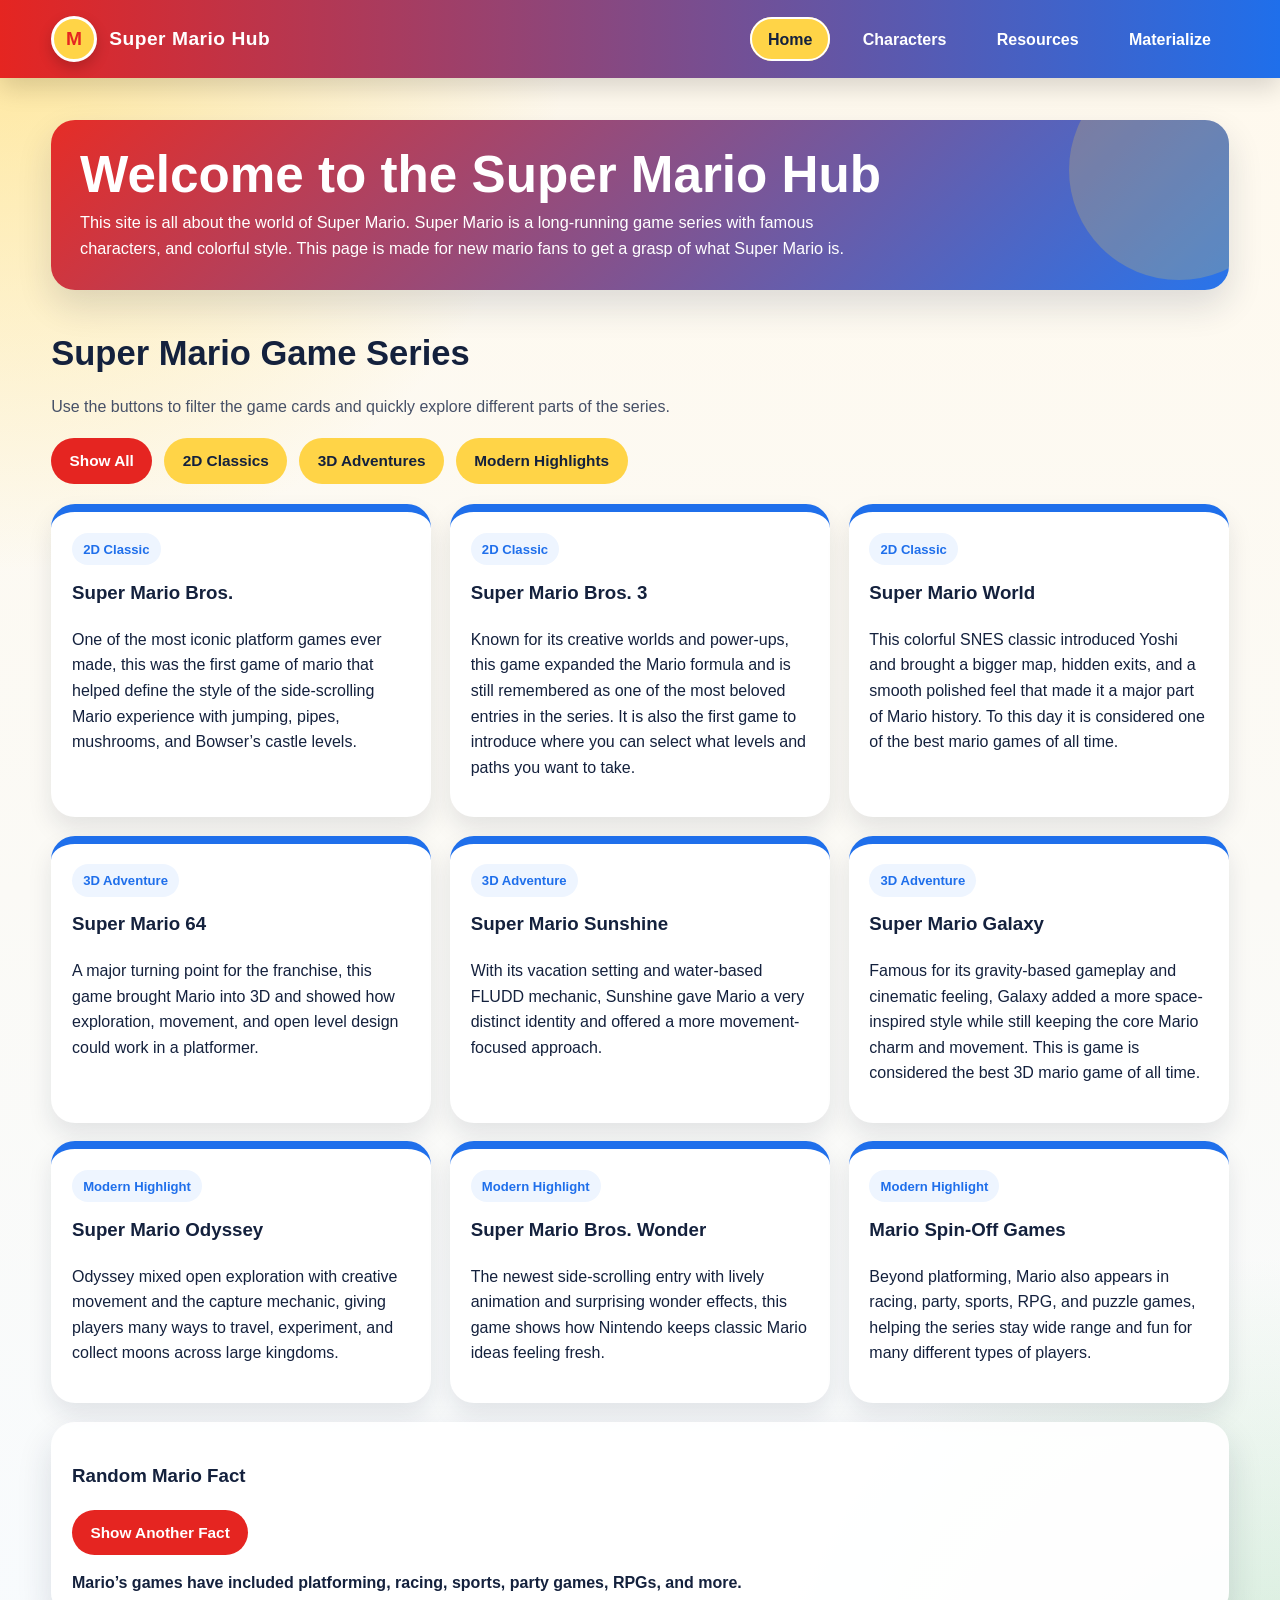
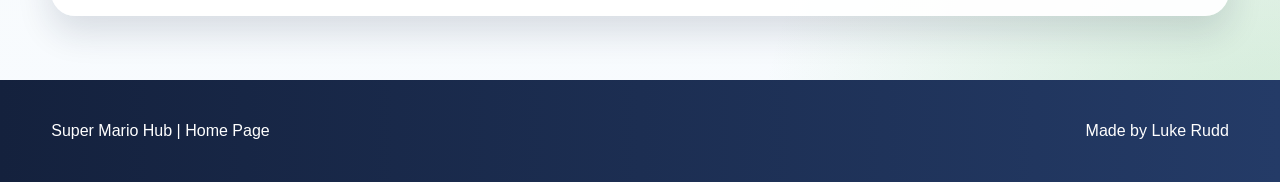
<file: index.html>
<!DOCTYPE html>
<html lang="en">
<head>
    <meta charset="UTF-8" />
    <meta name="viewport" content="width=device-width, initial-scale=1.0" />
    <title>Super Mario Hub | Home</title>
    <link rel="stylesheet" href="cssstyle.css" />
</head>
<body>
    <header class="site-header">
        <div class="container navbar">
            <a href="htmlpage1.html" class="brand">
                <span class="brand-badge">M</span>
                <span>Super Mario Hub</span>
            </a>

            <button class="nav-toggle" aria-label="Open navigation">☰</button>

            <ul class="nav-links">
                <li><a href="htmlpage1.html" class="active">Home</a></li>
                <li><a href="htmlpage2.html">Characters</a></li>
                <li><a href="htmlpage3.html">Resources</a></li>
                <li><a href="materialize.html">Materialize</a></li>
            </ul>
        </div>
    </header>

    <section class="page-banner">
        <div class="container">
            <div class="banner-box reveal">
                <h1>Welcome to the Super Mario Hub</h1>
                <p>
                    This site is all about the world of Super Mario. Super Mario is a long-running game series 
                    with famous characters, and colorful style. This page is made for new mario fans to get a grasp
                    of what Super Mario is.
                </p>
            </div>
        </div>
    </section>

    <main>
        <section class="section" id="series">
            <div class="container">
                <h2 class="section-title reveal">Super Mario Game Series</h2>
                <p class="section-subtitle reveal">
                    Use the buttons to filter the game cards and quickly explore different parts of the series.
                </p>

                <div class="filter-row reveal">
                    <button class="filter-btn active" data-filter="all">Show All</button>
                    <button class="filter-btn" data-filter="2d">2D Classics</button>
                    <button class="filter-btn" data-filter="3d">3D Adventures</button>
                    <button class="filter-btn" data-filter="modern">Modern Highlights</button>
                </div>

                <div class="series-grid">
                    <article class="series-card reveal" data-category="2d">
                        <span class="series-tag">2D Classic</span>
                        <h3>Super Mario Bros.</h3>
                        <p>
                            One of the most iconic platform games ever made, this was the first game of mario
                            that helped define the style of the side-scrolling Mario experience with jumping, pipes,
                            mushrooms, and Bowser’s castle levels.
                        </p>
                    </article>

                    <article class="series-card reveal" data-category="2d">
                        <span class="series-tag">2D Classic</span>
                        <h3>Super Mario Bros. 3</h3>
                        <p>
                            Known for its creative worlds and power-ups, this game expanded the Mario
                            formula and is still remembered as one of the most beloved entries in the series.
                            It is also the first game to introduce where you can select what levels and paths 
                            you want to take.
                        </p>
                    </article>

                    <article class="series-card reveal" data-category="2d">
                        <span class="series-tag">2D Classic</span>
                        <h3>Super Mario World</h3>
                        <p>
                            This colorful SNES classic introduced Yoshi and brought a bigger map,
                            hidden exits, and a smooth polished feel that made it a major part of Mario history.
                            To this day it is considered one of the best mario games of all time.
                        </p>
                    </article>

                    <article class="series-card reveal" data-category="3d">
                        <span class="series-tag">3D Adventure</span>
                        <h3>Super Mario 64</h3>
                        <p>
                            A major turning point for the franchise, this game brought Mario into 3D
                            and showed how exploration, movement, and open level design could work in a platformer.
                        </p>
                    </article>

                    <article class="series-card reveal" data-category="3d">
                        <span class="series-tag">3D Adventure</span>
                        <h3>Super Mario Sunshine</h3>
                        <p>
                            With its vacation setting and water-based FLUDD mechanic, Sunshine gave Mario
                            a very distinct identity and offered a more movement-focused approach.
                        </p>
                    </article>

                    <article class="series-card reveal" data-category="3d">
                        <span class="series-tag">3D Adventure</span>
                        <h3>Super Mario Galaxy</h3>
                        <p>
                            Famous for its gravity-based gameplay and cinematic feeling, Galaxy added
                            a more space-inspired style while still keeping the core Mario charm and movement.
                            This is game is considered the best 3D mario game of all time. 
                        </p>
                    </article>

                    <article class="series-card reveal" data-category="modern">
                        <span class="series-tag">Modern Highlight</span>
                        <h3>Super Mario Odyssey</h3>
                        <p>
                            Odyssey mixed open exploration with creative movement and the capture mechanic,
                            giving players many ways to travel, experiment, and collect moons across large kingdoms.
                        </p>
                    </article>

                    <article class="series-card reveal" data-category="modern">
                        <span class="series-tag">Modern Highlight</span>
                        <h3>Super Mario Bros. Wonder</h3>
                        <p>
                            The newest side-scrolling entry with lively animation and surprising wonder effects,
                            this game shows how Nintendo keeps classic Mario ideas feeling fresh.
                        </p>
                    </article>

                    <article class="series-card reveal" data-category="modern">
                        <span class="series-tag">Modern Highlight</span>
                        <h3>Mario Spin-Off Games</h3>
                        <p>
                            Beyond platforming, Mario also appears in racing, party, sports, RPG, and puzzle games,
                            helping the series stay wide range and fun for many different types of players.
                        </p>
                    </article>
                </div>

                <div class="fact-box reveal">
                    <h3>Random Mario Fact</h3>
                    <button class="fact-button" id="factButton">Show Another Fact</button>
                    <p class="fact-text" id="factText">
                        Mario’s games have included platforming, racing, sports, party games, RPGs, and more.
                    </p>
                </div>
            </div>
        </section>
    </main>

    <footer class="site-footer">
        <div class="container footer-inner">
            <p>Super Mario Hub | Home Page</p>
            <p>Made by Luke Rudd</p>
        </div>
    </footer>

    <button class="back-to-top" id="backToTop" aria-label="Back to top">↑</button>

    <script src="script.js"></script>
</body>
</html>
</file>
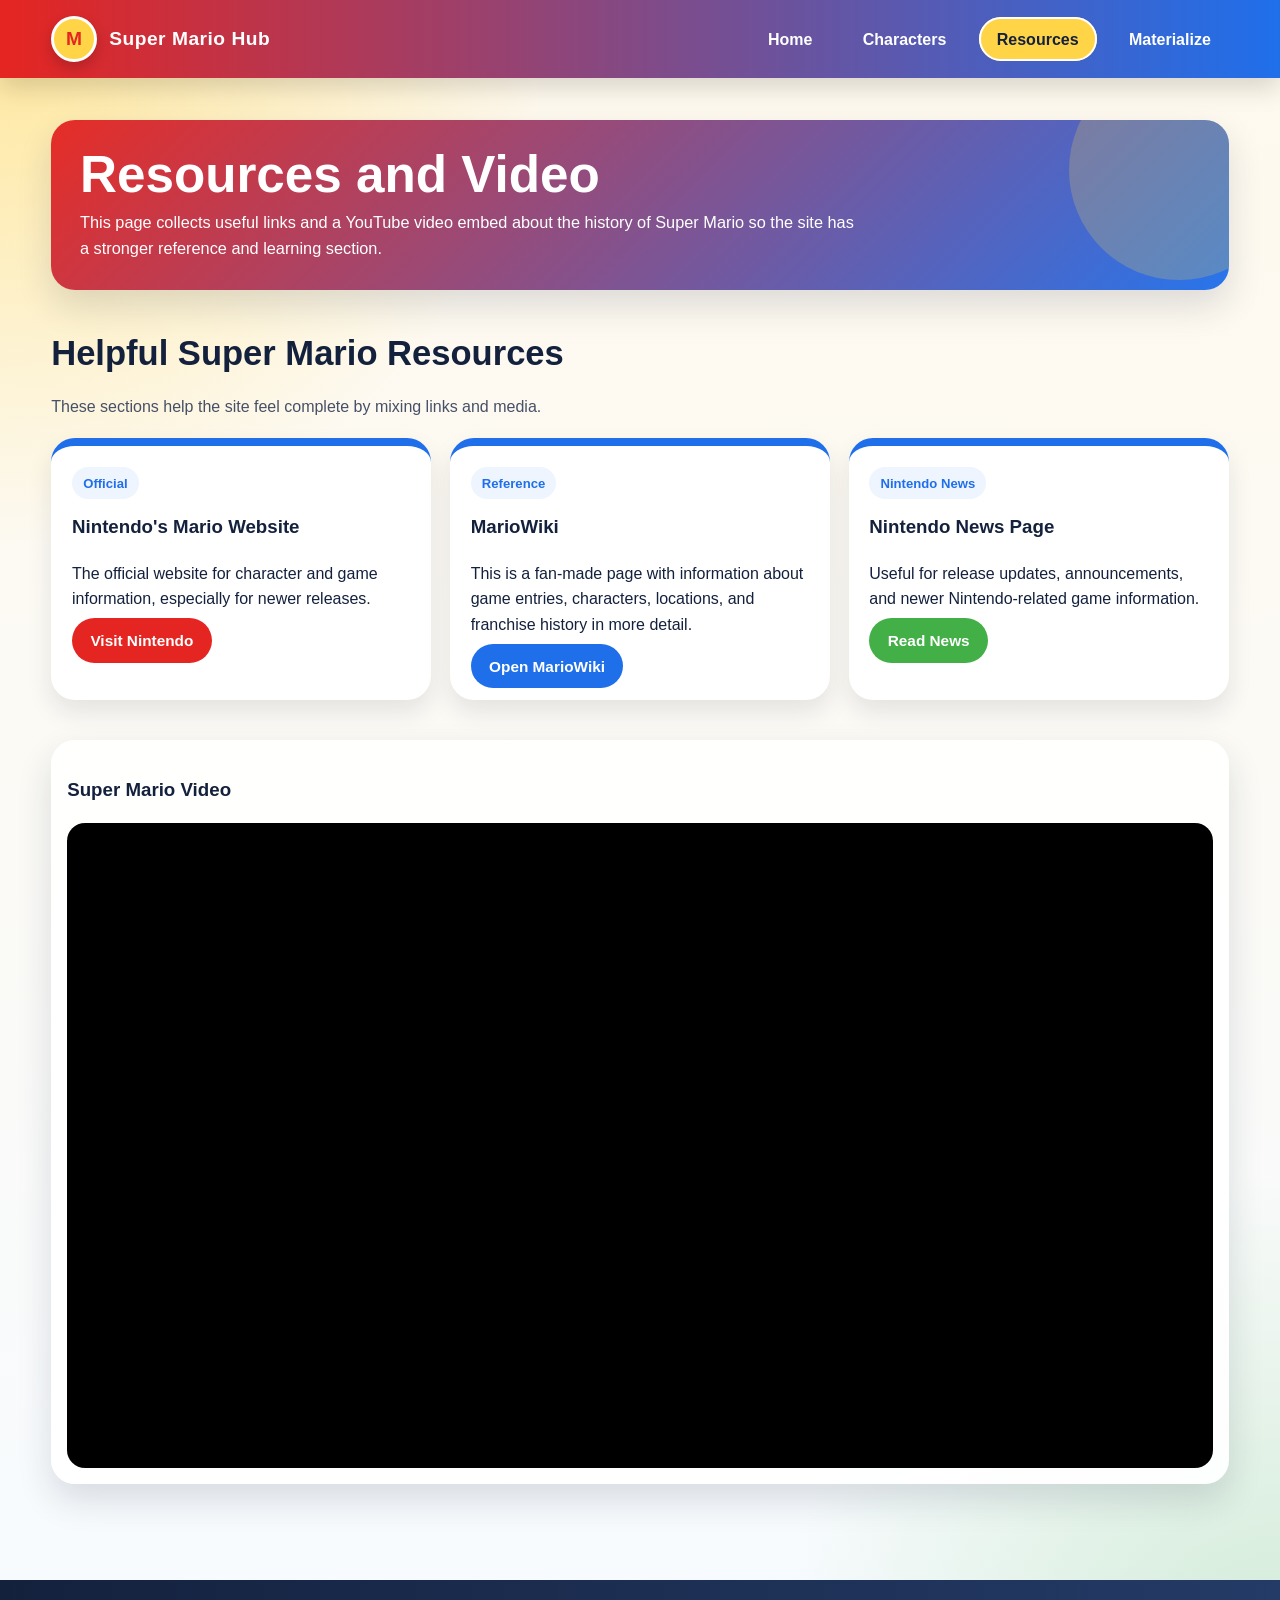
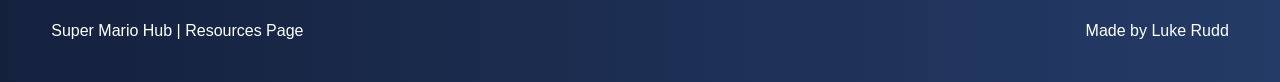
<file: htmlpage3.html>
<!DOCTYPE html>
<html lang="en">
<head>
    <meta charset="UTF-8" />
    <meta name="viewport" content="width=device-width, initial-scale=1.0" />
    <meta name="referrer" content="strict-origin-when-cross-origin" />
    <title>Super Mario Hub | Resources</title>
    <link rel="stylesheet" href="cssstyle.css" />
</head>
<body>
    <header class="site-header">
        <div class="container navbar">
            <a href="htmlpage1.html" class="brand">
                <span class="brand-badge">M</span>
                <span>Super Mario Hub</span>
            </a>

            <button class="nav-toggle" aria-label="Open navigation">☰</button>

            <ul class="nav-links">
                <li><a href="htmlpage1.html">Home</a></li>
                <li><a href="htmlpage2.html">Characters</a></li>
                <li><a href="htmlpage3.html" class="active">Resources</a></li>
                <li><a href="materialize.html">Materialize</a></li>
            </ul>
        </div>
    </header>

    <section class="page-banner">
        <div class="container">
            <div class="banner-box reveal">
                <h1>Resources and Video</h1>
                <p>
                    This page collects useful links and a YouTube video embed
                    about the history of Super Mario so the site has a stronger reference and learning section.
                </p>
            </div>
        </div>
    </section>

    <main class="section">
        <div class="container">
            <h2 class="section-title reveal">Helpful Super Mario Resources</h2>
            <p class="section-subtitle reveal">
                These sections help the site feel complete by mixing links and media.
            </p>

            <div class="resource-grid">
                <article class="resource-box reveal">
                    <span class="resource-tag series-tag">Official</span>
                    <h3>Nintendo's Mario Website</h3>
                    <p>
                        The official website for character and game information, especially for newer releases.
                    </p>
                    <a class="button primary" href="https://mario.nintendo.com/" target="_blank" rel="noopener noreferrer">
                        Visit Nintendo
                    </a>
                </article>

                <article class="resource-box reveal">
                    <span class="resource-tag series-tag">Reference</span>
                    <h3>MarioWiki</h3>
                    <p>
                        This is a fan-made page with information about game entries, characters, locations,
                        and franchise history in more detail.
                    </p>
                    <a class="button blue" href="https://www.mariowiki.com/" target="_blank" rel="noopener noreferrer">
                        Open MarioWiki
                    </a>
                </article>

                <article class="resource-box reveal">
                    <span class="resource-tag series-tag">Nintendo News</span>
                    <h3>Nintendo News Page</h3>
                    <p>
                        Useful for release updates, announcements, and newer Nintendo-related game information.
                    </p>
                    <a class="button green" href="https://www.nintendo.com/us/whatsnew/" target="_blank" rel="noopener noreferrer">
                        Read News
                    </a>
                </article>
            </div>

            <section class="section">
                <div class="video-panel reveal">
                    <h3>Super Mario Video</h3>
                    <div class="video-wrap">
                        <iframe
                            src="https://www.youtube.com/embed/EhLY-KgAhWY"
                            title="YouTube video player"
                            allow="accelerometer; autoplay; clipboard-write; encrypted-media; gyroscope; picture-in-picture; web-share"
                            referrerpolicy="strict-origin-when-cross-origin"
                            allowfullscreen>
                        </iframe>
                    </div>
                </div>
            </section>
        </div>
    </main>

    <footer class="site-footer">
        <div class="container footer-inner">
            <p>Super Mario Hub | Resources Page</p>
            <p>Made by Luke Rudd</p>
        </div>
    </footer>

    <button class="back-to-top" id="backToTop" aria-label="Back to top">↑</button>

    <script src="script.js"></script>
</body>
</html>
</file>
<file: cssstyle.css>
:root {
    --mario-red: #e52521;
    --mario-blue: #1f6feb;
    --mario-yellow: #ffd447;
    --mario-green: #43b047;
    --mario-white: #ffffff;
    --mario-dark: #14213d;
    --nintendo-red: #d0021b;
    --card-bg: rgba(255, 255, 255, 0.95);
    --shadow: 0 16px 35px rgba(20, 33, 61, 0.14);
    --radius-lg: 24px;
    --radius-md: 18px;
    --radius-sm: 12px;
    --max-width: 1200px;
}

* {
    box-sizing: border-box;
}

html {
    scroll-behavior: smooth;
}

body {
    margin: 0;
    font-family: Arial, Helvetica, sans-serif;
    color: var(--mario-dark);
    background:
        radial-gradient(circle at top left, rgba(255, 212, 71, 0.5), transparent 26%),
        radial-gradient(circle at bottom right, rgba(67, 176, 71, 0.22), transparent 24%),
        linear-gradient(180deg, #fff9ed 0%, #f7fbff 100%);
    line-height: 1.6;
}

img,
iframe {
    max-width: 100%;
    display: block;
}

a {
    color: inherit;
    text-decoration: none;
}

.container {
    width: min(92%, var(--max-width));
    margin: 0 auto;
}

.site-header {
    position: sticky;
    top: 0;
    z-index: 1000;
    background: linear-gradient(90deg, var(--mario-red), var(--mario-blue));
    box-shadow: 0 10px 24px rgba(0, 0, 0, 0.15);
}

.navbar {
    min-height: 78px;
    display: flex;
    align-items: center;
    justify-content: space-between;
    gap: 18px;
    padding: 0.9rem 0;
}

.brand {
    display: flex;
    align-items: center;
    gap: 12px;
    color: var(--mario-white);
    font-weight: 800;
    letter-spacing: 0.5px;
    font-size: 1.2rem;
}

.brand-badge {
    width: 46px;
    height: 46px;
    border-radius: 50%;
    display: grid;
    place-items: center;
    background: var(--mario-yellow);
    color: var(--mario-red);
    border: 3px solid var(--mario-white);
    box-shadow: 0 6px 14px rgba(0, 0, 0, 0.18);
    font-size: 1.2rem;
    font-weight: 900;
}

.nav-toggle {
    display: none;
    border: 0;
    background: rgba(255, 255, 255, 0.18);
    color: white;
    padding: 0.6rem 0.9rem;
    border-radius: 12px;
    font-size: 1.15rem;
    cursor: pointer;
}

.nav-links {
    list-style: none;
    display: flex;
    align-items: center;
    gap: 0.9rem;
    margin: 0;
    padding: 0;
}

.nav-links a {
    color: white;
    padding: 0.72rem 1rem;
    border-radius: 999px;
    font-weight: 700;
    transition: 0.25s ease;
    border: 2px solid transparent;
}

.nav-links a:hover,
.nav-links a.active {
    background: var(--mario-yellow);
    color: var(--mario-dark);
    border-color: white;
    transform: translateY(-2px);
}

.page-banner {
    padding: 2.6rem 0 1.2rem;
}

.banner-box {
    background: linear-gradient(135deg, rgba(229, 37, 33, 0.96), rgba(31, 111, 235, 0.96));
    color: white;
    padding: 1.8rem;
    border-radius: var(--radius-lg);
    box-shadow: var(--shadow);
    position: relative;
    overflow: hidden;
}

.banner-box::after {
    content: "";
    position: absolute;
    width: 220px;
    height: 220px;
    right: -60px;
    top: -60px;
    border-radius: 50%;
    background: rgba(255, 212, 71, 0.22);
}

.banner-box h1 {
    margin: 0 0 0.45rem;
    font-size: clamp(2rem, 4vw, 3.2rem);
    line-height: 1.05;
}

.banner-box p {
    margin: 0;
    max-width: 780px;
    font-size: 1.02rem;
}

.section {
    padding: 1rem 0 2rem;
}

.section-title {
    margin: 0 0 1rem;
    font-size: clamp(1.6rem, 2.7vw, 2.3rem);
}

.section-subtitle {
    margin: -0.2rem 0 1.2rem;
    color: #465067;
}

.card,
.panel,
.video-panel,
.resource-box,
.fact-box,
.material-box,
.search-card {
    background: var(--card-bg);
    border-radius: var(--radius-lg);
    box-shadow: var(--shadow);
}

.button,
button.button,
.filter-btn,
.role-btn,
.toggle-btn,
.fact-button {
    border: none;
    border-radius: 999px;
    padding: 0.85rem 1.15rem;
    font-weight: 800;
    cursor: pointer;
    transition: 0.25s ease;
    font-size: 0.96rem;
}

.button.primary,
.fact-button,
.filter-btn.active,
.role-btn.active {
    background: var(--mario-red);
    color: white;
}

.button.secondary,
.filter-btn,
.role-btn,
.toggle-btn {
    background: var(--mario-yellow);
    color: var(--mario-dark);
}

.button.green {
    background: var(--mario-green);
    color: white;
}

.button.blue {
    background: var(--mario-blue);
    color: white;
}

.button:hover,
.filter-btn:hover,
.role-btn:hover,
.toggle-btn:hover,
.fact-button:hover {
    transform: translateY(-3px);
    box-shadow: 0 12px 22px rgba(0, 0, 0, 0.12);
}

.filter-row {
    display: flex;
    flex-wrap: wrap;
    gap: 0.75rem;
    margin: 1rem 0 1.3rem;
}

.series-grid,
.character-grid,
.resource-grid {
    display: grid;
    grid-template-columns: repeat(3, 1fr);
    gap: 1.15rem;
}

.series-card,
.character-card,
.resource-box {
    background: white;
    border-radius: var(--radius-lg);
    box-shadow: 0 12px 24px rgba(20, 33, 61, 0.1);
    padding: 1.3rem;
    border-top: 8px solid var(--mario-blue);
    transition: 0.25s ease;
}

.series-card:hover,
.character-card:hover,
.resource-box:hover {
    transform: translateY(-6px);
}

.series-card h3,
.character-card h3,
.resource-box h3 {
    margin-top: 0;
}

.series-tag,
.role-tag,
.resource-tag {
    display: inline-block;
    padding: 0.35rem 0.7rem;
    border-radius: 999px;
    font-weight: 800;
    margin-bottom: 0.8rem;
    font-size: 0.82rem;
}

.series-tag {
    background: #eef5ff;
    color: var(--mario-blue);
}

.role-tag.hero {
    background: #ffe8e6;
    color: var(--mario-red);
}

.role-tag.royal {
    background: #fff4c4;
    color: #8a5b00;
}

.role-tag.villain {
    background: #e8ffe8;
    color: #1f7d2d;
}

.role-tag.ally {
    background: #e7f0ff;
    color: #1351ab;
}

.character-top {
    display: flex;
    align-items: center;
    gap: 1rem;
    margin-bottom: 0.8rem;
}

.character-photo {
    width: 78px;
    height: 78px;
    flex: 0 0 78px;
    border-radius: 50%;
    object-fit: cover;
    border: 4px solid var(--mario-yellow);
    background: white;
    box-shadow: 0 10px 18px rgba(0, 0, 0, 0.12);
}

.search-card {
    padding: 1.2rem;
}

.search-card label {
    font-weight: 700;
    display: block;
    margin-bottom: 0.5rem;
}

.search-card input {
    width: 100%;
    padding: 0.95rem 1rem;
    border-radius: 14px;
    border: 2px solid #d7ddea;
    font-size: 1rem;
}

.search-card input:focus {
    outline: none;
    border-color: var(--mario-blue);
    box-shadow: 0 0 0 4px rgba(31, 111, 235, 0.12);
}

.video-panel {
    padding: 1rem;
    margin-top: 1.5rem;
    background: rgba(255, 255, 255, 0.95);
    border-radius: 24px;
    box-shadow: 0 16px 35px rgba(20, 33, 61, 0.14);
}

.video-wrap {
    position: relative;
    width: 100%;
    padding-top: 56.25%;
    border-radius: 18px;
    overflow: hidden;
    background: #000;
}

.video-wrap iframe {
    position: absolute;
    inset: 0;
    width: 100%;
    height: 100%;
    border: 0;
}

.fact-box {
    padding: 1.3rem;
    margin-top: 1.2rem;
}

.fact-text {
    margin: 0.9rem 0 0;
    font-weight: 700;
}

.reveal {
    opacity: 0;
    transform: translateY(28px);
    transition: opacity 0.6s ease, transform 0.6s ease;
}

.reveal.visible {
    opacity: 1;
    transform: translateY(0);
}

.site-footer {
    margin-top: 2rem;
    background: linear-gradient(90deg, var(--mario-dark), #243b67);
    color: white;
}

.footer-inner {
    padding: 1.4rem 0;
    display: flex;
    justify-content: space-between;
    gap: 1rem;
    flex-wrap: wrap;
}

.back-to-top {
    position: fixed;
    right: 18px;
    bottom: 18px;
    width: 54px;
    height: 54px;
    border-radius: 50%;
    border: 0;
    background: var(--mario-red);
    color: white;
    font-size: 1.2rem;
    font-weight: 900;
    cursor: pointer;
    box-shadow: 0 14px 24px rgba(0, 0, 0, 0.2);
    display: none;
    z-index: 999;
}

.back-to-top.show {
    display: inline-grid;
    place-items: center;
}

.hidden {
    display: none !important;
}

.materialize-theme .banner-box {
    background: linear-gradient(135deg, var(--nintendo-red), #2a56c6);
}

.material-box {
    padding: 1.4rem;
}

.material-grid {
    display: grid;
    grid-template-columns: repeat(3, 1fr);
    gap: 1rem;
}

@media (max-width: 980px) {
    .series-grid,
    .character-grid,
    .resource-grid,
    .material-grid {
        grid-template-columns: 1fr 1fr;
    }

    .nav-toggle {
        display: inline-block;
    }

    .nav-links {
        position: absolute;
        top: 78px;
        right: 4%;
        width: min(320px, 92vw);
        background: linear-gradient(180deg, var(--mario-blue), var(--mario-red));
        border-radius: 20px;
        padding: 1rem;
        flex-direction: column;
        align-items: stretch;
        box-shadow: 0 16px 28px rgba(0, 0, 0, 0.22);
        display: none;
    }

    .nav-links.open {
        display: flex;
    }

    .nav-links a {
        text-align: center;
    }
}

@media (max-width: 700px) {
    .series-grid,
    .character-grid,
    .resource-grid,
    .material-grid {
        grid-template-columns: 1fr;
    }

    .banner-box,
    .series-card,
    .character-card,
    .resource-box,
    .video-panel,
    .fact-box,
    .search-card,
    .material-box {
        padding: 1.1rem;
    }

    .footer-inner {
        flex-direction: column;
    }
}
</file>
